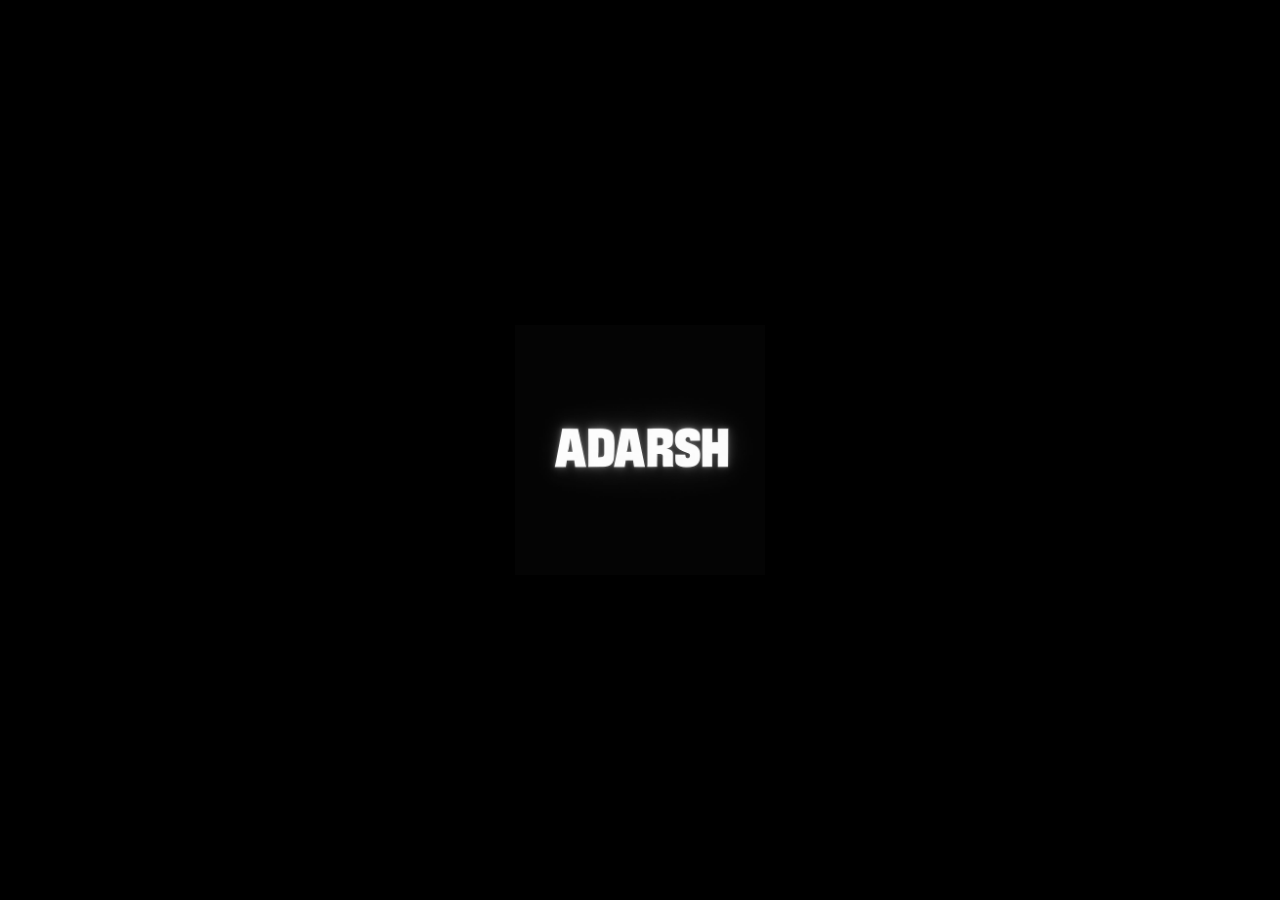
<file: index.html>
<!DOCTYPE html>
<html lang="en">
<head>
  <meta charset="UTF-8">
  <title>COC Splash Logo</title>
  <link rel="stylesheet" href="portfolio.css">
</head>
<body>
  <!-- Splash screen with logo -->
  <div class="splash">
    <img src="login logo.jpg" alt="Supercell Logo">
  </div>


   <div class="icon-overlay">

      <button class="armycamp-btn" id="myBtn_camp"><img src="Army_Camp1.webp" alt="Army Camp"> <span class="tooltip">My Projects</span></button>
      <button class="castle-btn" id="myBtn_castle"><img src="castle.webp" alt="Castle"> <span class="tooltip">My Experiences</span></button>
     <!-- hey -->
      <button class="tesla-btn" id="myBtn_tesla"><img src="tesla.webp" alt="Tesla"> <span class="tooltip">Contact Me</span></button>
      <button class="townhall-btn" id="myBtn"><img src="townhall.webp" alt="Town Hall"> <span class="tooltip">Introduction</span></button>
      <button class="laboratory-btn" id="myBtn_lab"><img src="lab.webp" alt="Laboratory"> <span class="tooltip">Non-Tech Interests</span></button>
    </div>

    <div class="speech-overlay" id="speechOverlay">
      <div class="speech-content">
        <img src="intro-girl1-removebg-preview.png" alt="Girl" class="speech-girl">
        <div class="speech-bubble-main">
          Oh! You made it, to my chief! Welcome to the village scrolls of Adarsh Tyagi — where battles were fought, skills were built, and every project tells a tale!(press anywhere to continue)
        </div>
      </div>
    </div>

    <div class="icon-popup-overlay" id="iconPopupOverlay">
      <div class="icon-popup-content" id="iconPopupContent">
        <!-- Info will be inserted here -->
      </div>
    </div>
    <div class="footer">
  <p>&copy; 2025 Adarsh Tyagi. All rights reserved.</p>
  <p>made with ❤️ by teenut</p>
</div>


  <script src="portfolio.js"></script>
</body>
</html>
</file>
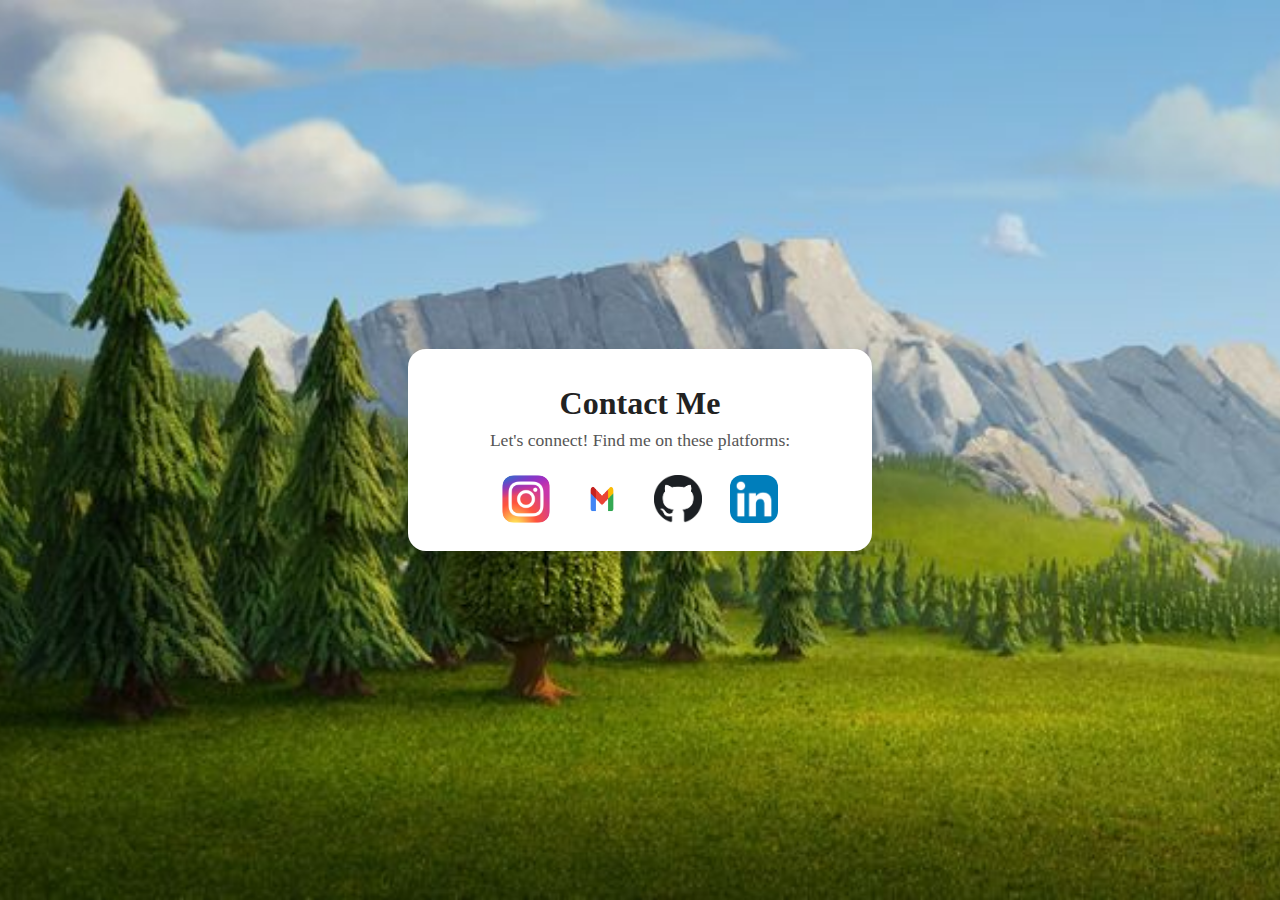
<file: contact.html>
<!DOCTYPE html>
<html lang="en">
<head>
    <meta charset="UTF-8">
    <meta name="viewport" content="width=device-width, initial-scale=1.0">
    <link rel="stylesheet" href="contact.css">
    <title>Contact Me</title>
</head>
<body>
    <div class="contact-block">
        <div class="contact-header">
            <h1>Contact Me</h1>
            <p>Let's connect! Find me on these platforms:</p>
        </div>
        <div class="contact-icons">
            <a href="https://www.instagram.com/typeit_darsh/" class="contact-btn" id="insta-link" target="_blank">
                <img src="Instagram_logo_2016.svg.webp" alt="Instagram" class="contact-icon">
            </a>
            <a href="mailto:tyagiadarsh221@gmail.com" class="contact-btn" id="gmail-link" target="_blank">
                <img src="gmail logo.png" alt="Gmail" class="contact-icon">
            </a>
            <a href="https://github.com/codeit-darsh" class="contact-btn" id="github-link" target="_blank">
                <img src="github logo.png" alt="GitHub" class="contact-icon">
            </a>
            <a href="" class="contact-btn" id="linkedin-link" target="_blank">
                <img src="linked in.png" alt="LinkedIn" class="contact-icon">
            </a>
        </div>
    </div>
</body>
</html>
</file>
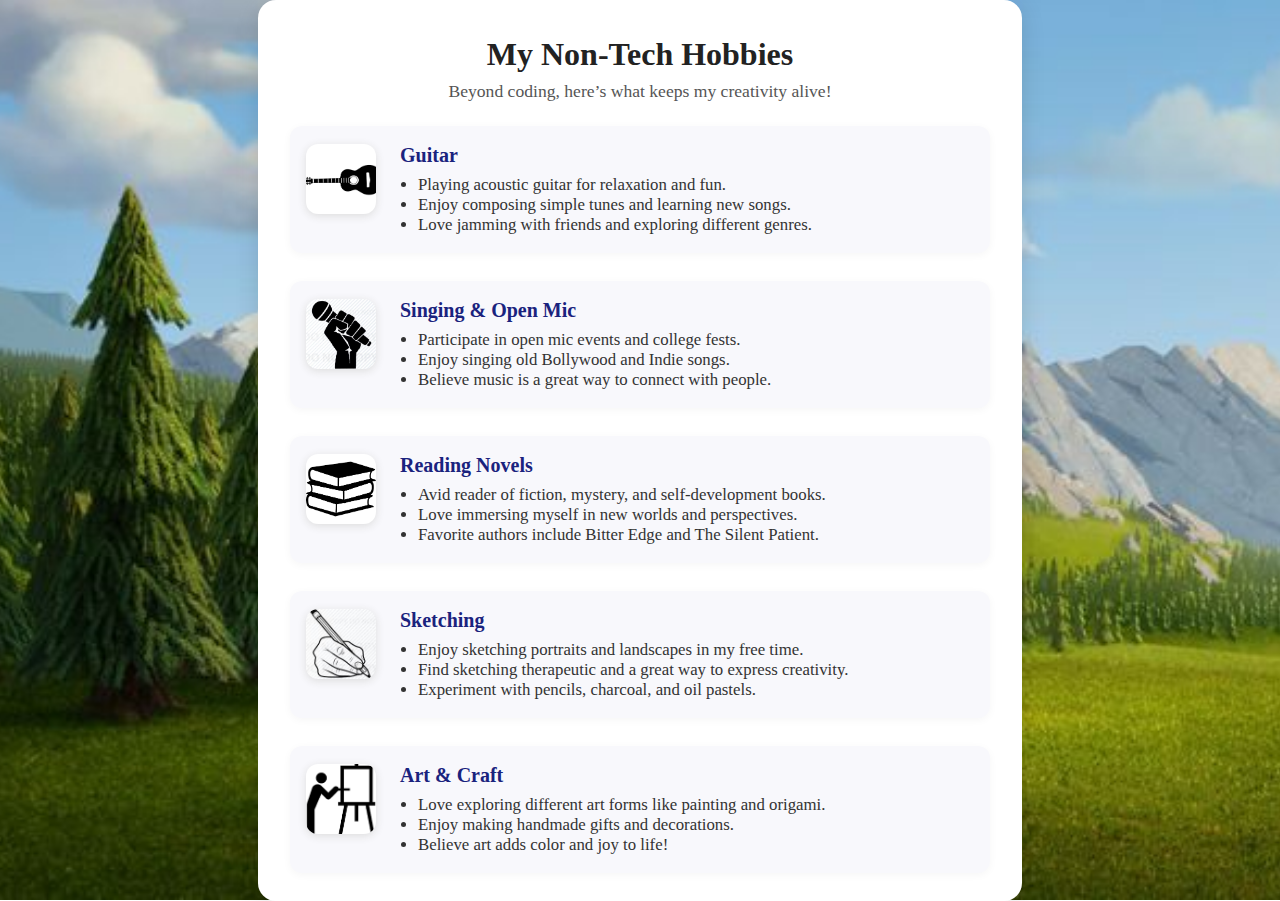
<file: interest.html>
<!DOCTYPE html>
<html lang="en">
<head>
    <meta charset="UTF-8">
    <meta name="viewport" content="width=device-width, initial-scale=1.0">
    <link rel="stylesheet" href="interest.css">
    <title>My Interests</title>
</head>
<body>
    <div class="interest-block">
        <div class="interest-header">
            <h1>My Non-Tech Hobbies</h1>
            <p>Beyond coding, here’s what keeps my creativity alive!</p>
        </div>
        <div class="interest-list">
            <div class="interest-item">
                <img src="guitar.png" alt="Guitar" class="interest-icon">
                <div class="interest-info">
                    <h2>Guitar</h2>
                    <ul>
                        <li>Playing acoustic  guitar for relaxation and fun.</li>
                        <li>Enjoy composing simple tunes and learning new songs.</li>
                        <li>Love jamming with friends and exploring different genres.</li>
                    </ul>
                </div>
            </div>
            <div class="interest-item">
                <img src="mic.avif" alt="Mic" class="interest-icon">
                <div class="interest-info">
                    <h2>Singing & Open Mic</h2>
                    <ul>
                        <li>Participate in open mic events and college fests.</li>
                        <li>Enjoy singing old Bollywood and Indie songs.</li>
                        <li>Believe music is a great way to connect with people.</li>
                    </ul>
                </div>
            </div>
            <div class="interest-item">
                <img src="novels.png" alt="Novels" class="interest-icon">
                <div class="interest-info">
                    <h2>Reading Novels</h2>
                    <ul>
                        <li>Avid reader of fiction, mystery, and self-development books.</li>
                        <li>Love immersing myself in new worlds and perspectives.</li>
                        <li>Favorite authors include Bitter Edge and The Silent Patient.</li>
                    </ul>
                </div>
            </div>
            <div class="interest-item">
                <img src="sketching.jpg" alt="Sketches" class="interest-icon">
                <div class="interest-info">
                    <h2>Sketching</h2>
                    <ul>
                        <li>Enjoy sketching portraits and landscapes in my free time.</li>
                        <li>Find sketching therapeutic and a great way to express creativity.</li>
                        <li>Experiment with pencils, charcoal, and oil pastels.</li>
                    </ul>
                </div>
            </div>
            <div class="interest-item">
                <img src="art and craft.png" alt="Art" class="interest-icon">
                <div class="interest-info">
                    <h2>Art & Craft</h2>
                    <ul>
                        <li>Love exploring different art forms like painting and origami.</li>
                        <li>Enjoy making handmade gifts and decorations.</li>
                        <li>Believe art adds color and joy to life!</li>
                    </ul>
                </div>
            </div>
        </div>
    </div>
</body>
</html>
</file>
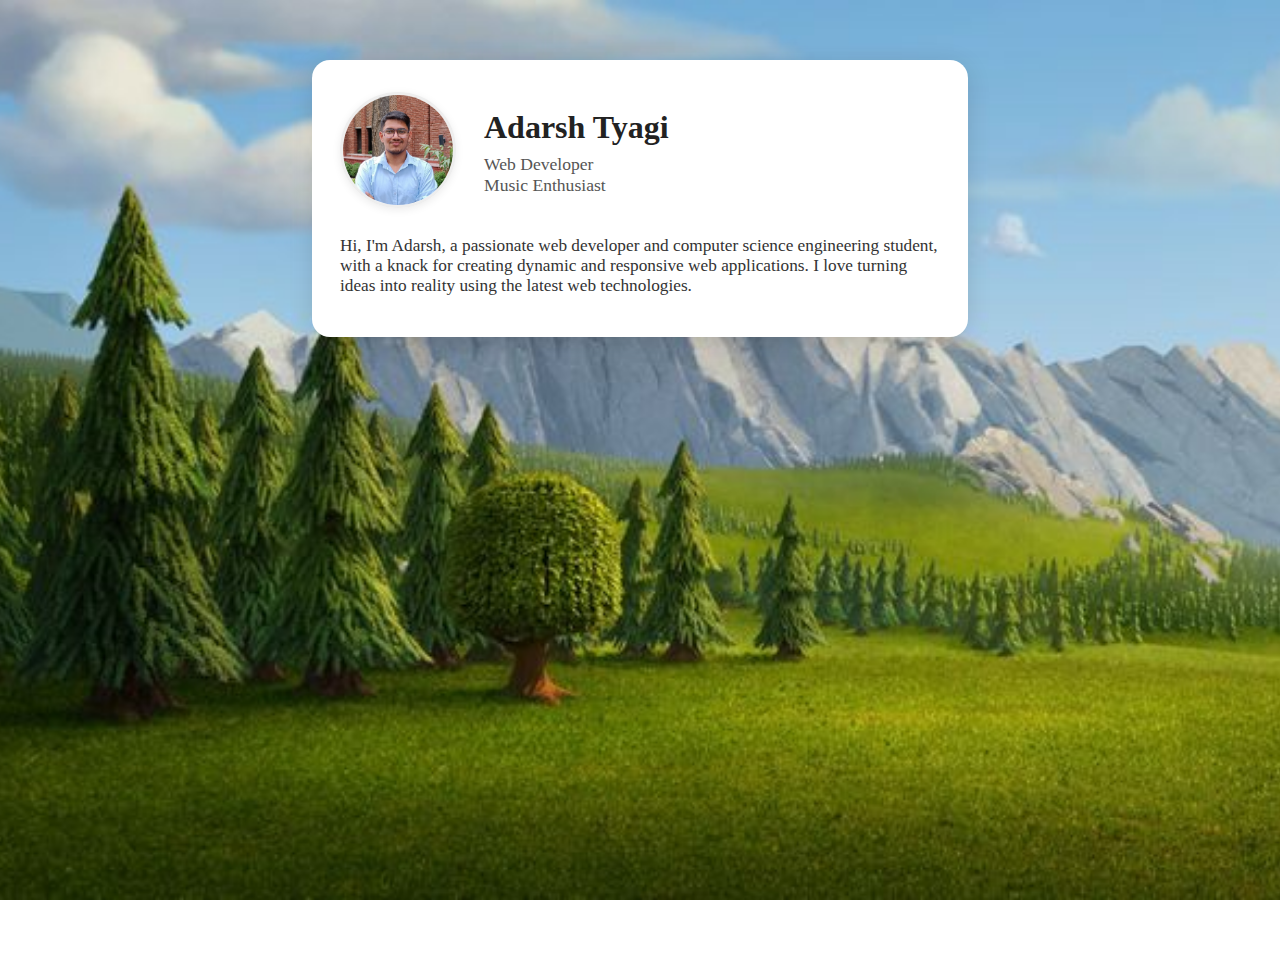
<file: introduction.html>
<!DOCTYPE html>
<html lang="en">
<head>
    <meta charset="UTF-8">
    <meta name="viewport" content="width=device-width, initial-scale=1.0">
    <title>Document</title>
    <link rel="stylesheet" href="introduction.css">
</head>
<body>
    <div class="intro">
      <div class="intro-info">
        <div class="DP">
          <img src="dp.jpg" alt="Profile Picture" class="DP_pic">
        </div>
        <div class="short_info">
          <h1>Adarsh Tyagi</h1>
          <p>Web Developer</p>
          <p>Music Enthusiast</p>
        </div>
      </div>
      <div class="description">
        <p>Hi, I'm Adarsh, a passionate web developer and computer science engineering student,
             with a knack for
          creating dynamic and responsive web applications. I love 
          turning ideas into reality using the latest web technologies.</p>
      </div>
    </div>
    <script>
document.addEventListener('click', function() {
  window.location.href = "my portfolio.html?nosplash=1";
});
</script>
</body>
</html>
</file>
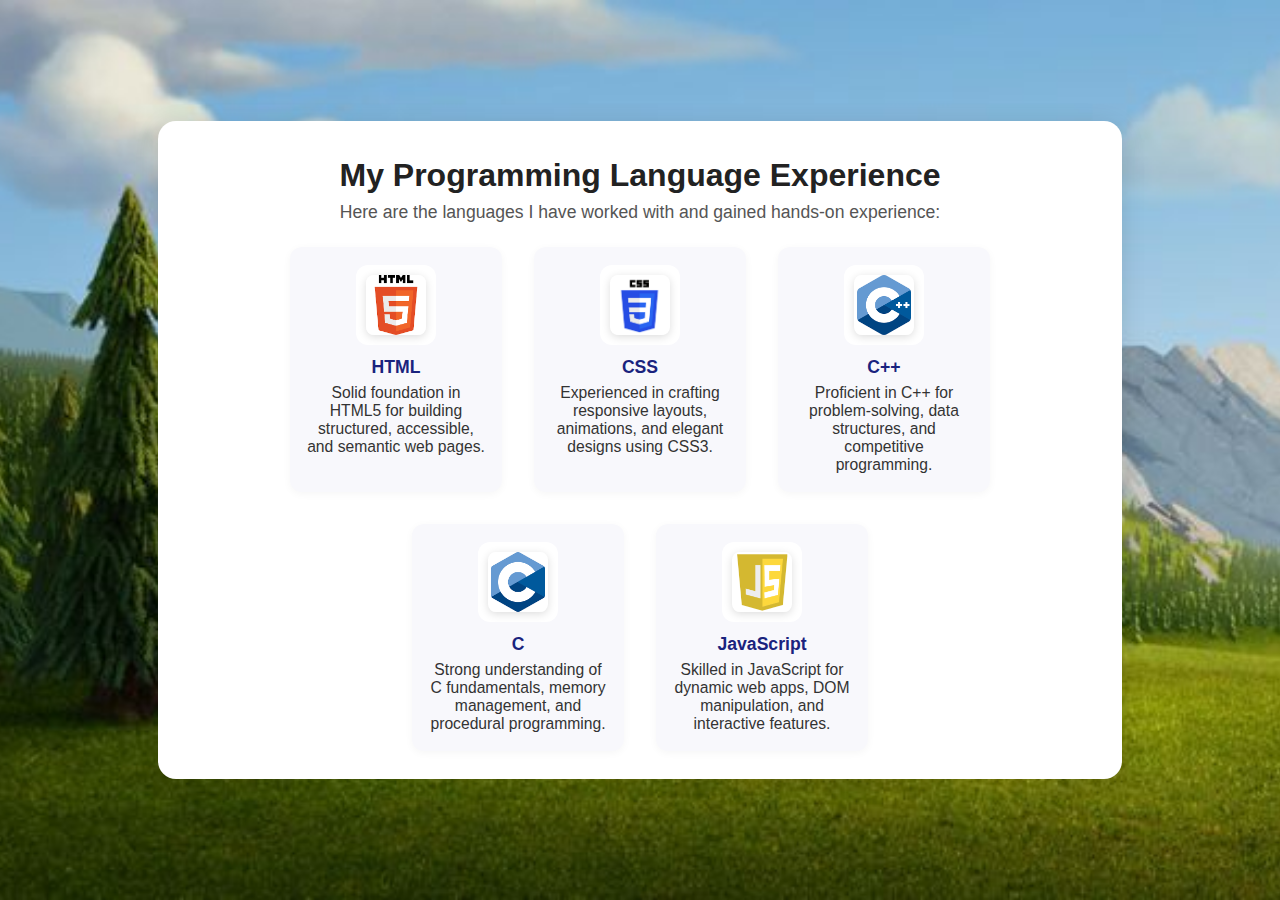
<file: may experiences.html>
<!DOCTYPE html>
<html lang="en">
<head>
    <meta charset="UTF-8">
    <meta name="viewport" content="width=device-width, initial-scale=1.0">
    <link rel="stylesheet" href="experiences.css">
    <title>My Experiences</title>
</head>
<body>
    <div class="experience-block">
        <div class="experience-header">
            <h1>My Programming Language Experience</h1>
            <p>Here are the languages I have worked with and gained hands-on experience:</p>
        </div>
        <div class="languages-list">
            <div class="language-card">
                <div class="icon-flip">
                    <div class="icon-flip-inner">
                        <div class="icon-flip-front">
                            <img src="html.png" alt="HTML" class="lang-icon">
                        </div>
                        <div class="icon-flip-back">
                            <span>HTML</span>
                        </div>
                    </div>
                </div>
                <div class="lang-info">
                    <h2>HTML</h2>
                    <p>Solid foundation in HTML5 for building structured, accessible, and semantic web pages.</p>
                </div>
            </div>
            <div class="language-card">
                <div class="icon-flip">
                    <div class="icon-flip-inner">
                        <div class="icon-flip-front">
                            <img src="css.png" alt="CSS" class="lang-icon">
                        </div>
                        <div class="icon-flip-back">
                            <span>CSS</span>
                        </div>
                    </div>
                </div>
                <div class="lang-info">
                    <h2>CSS</h2>
                    <p>Experienced in crafting responsive layouts, animations, and elegant designs using CSS3.</p>
                </div>
            </div>
            <div class="language-card">
                <div class="icon-flip">
                    <div class="icon-flip-inner">
                        <div class="icon-flip-front">
                            <img src="c++.png" alt="C++" class="lang-icon">
                        </div>
                        <div class="icon-flip-back">
                            <span>C++</span>
                        </div>
                    </div>
                </div>
                <div class="lang-info">
                    <h2>C++</h2>
                    <p>Proficient in C++ for problem-solving, data structures, and competitive programming.</p>
                </div>
            </div>
            <div class="language-card">
                <div class="icon-flip">
                    <div class="icon-flip-inner">
                        <div class="icon-flip-front">
                            <img src="c.png" alt="C" class="lang-icon">
                        </div>
                        <div class="icon-flip-back">
                            <span>C</span>
                        </div>
                    </div>
                </div>
                <div class="lang-info">
                    <h2>C</h2>
                    <p>Strong understanding of C fundamentals, memory management, and procedural programming.</p>
                </div>
            </div>
            <div class="language-card">
                <div class="icon-flip">
                    <div class="icon-flip-inner">
                        <div class="icon-flip-front">
                            <img src="javascript.png" alt="JavaScript" class="lang-icon">
                        </div>
                        <div class="icon-flip-back">
                            <span>JavaScript</span>
                        </div>
                    </div>
                </div>
                <div class="lang-info">
                    <h2>JavaScript</h2>
                    <p>Skilled in JavaScript for dynamic web apps, DOM manipulation, and interactive features.</p>
                </div>
            </div>
        </div>
    </div>
</body>
</html>
</file>
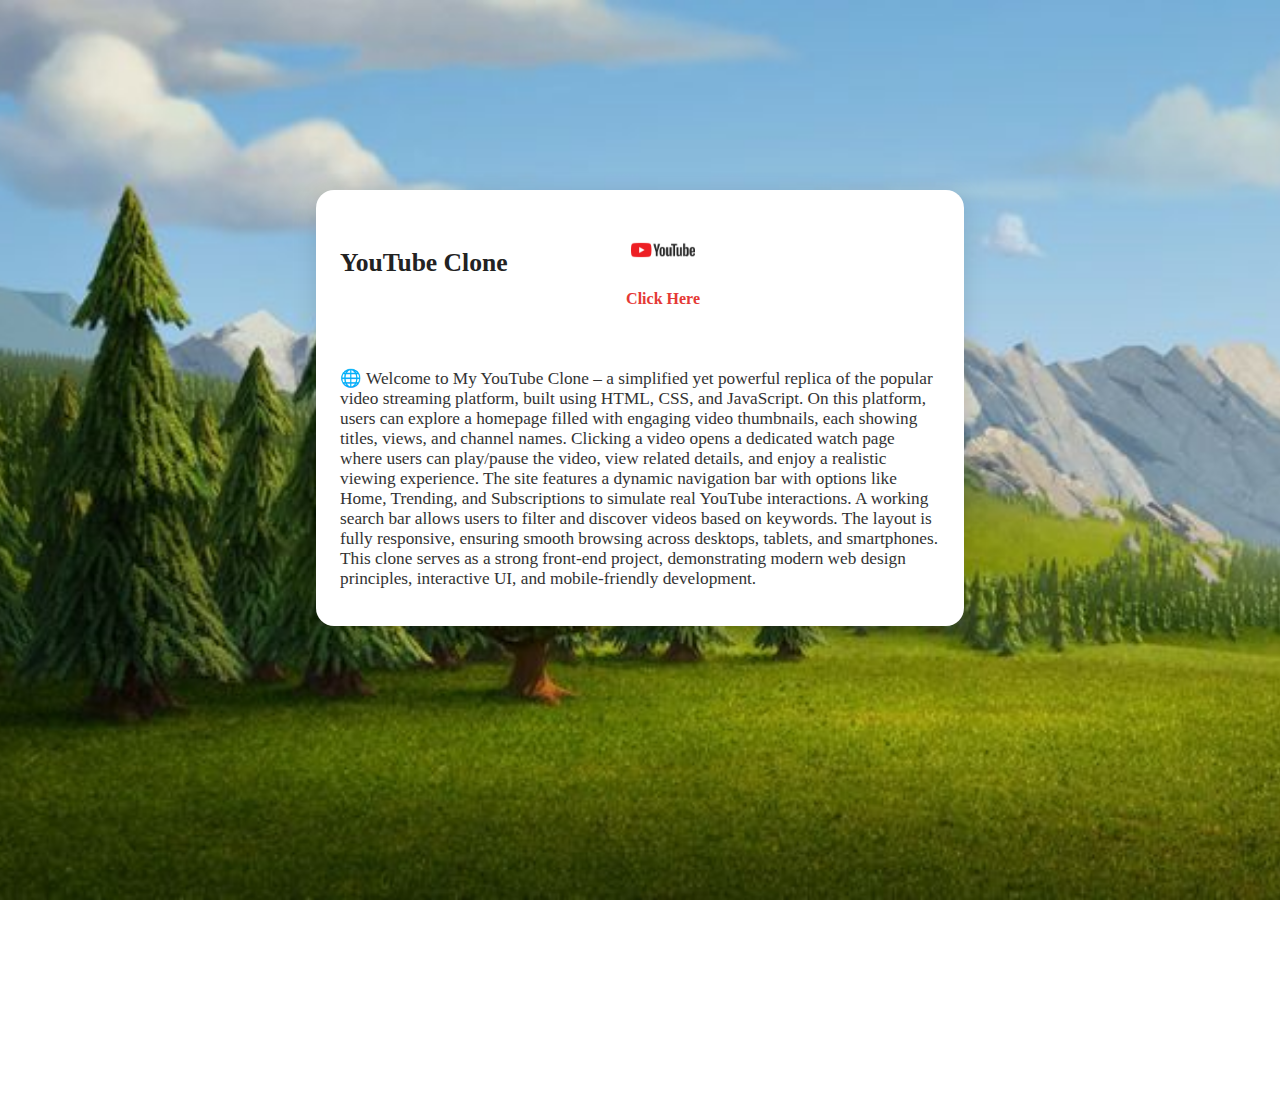
<file: projects.html>
<!DOCTYPE html>
<html lang="en">
<head>
    <meta charset="UTF-8">
    <meta name="viewport" content="width=device-width, initial-scale=1.0">
    <link rel="stylesheet" href="projects.css">
    <title>Document</title>
</head>
<body>
    <div class="project-block">
        <div class="project-header">
            <h2>YouTube Clone</h2>
            <a href="https://adarshytclone.vercel.app/" target="_blank" class="yt-btn">
                <img src="youtube-icon-lg.png" alt="YouTube" class="yt-icon">
                <span class="yt-link-text">Click Here</span>
            </a>
        </div>
        <div class="project-description">
            <p>🌐 Welcome to My YouTube Clone – a simplified yet powerful replica of the popular video streaming platform, built using HTML, CSS, and JavaScript. On this platform, users can explore a homepage filled with engaging video thumbnails, each showing titles, views, and channel names. Clicking a video opens a dedicated watch page where users can play/pause the video, view related details, and enjoy a realistic viewing experience. The site features a dynamic navigation bar with options like Home, Trending, and Subscriptions to simulate real YouTube interactions. A working search bar allows users to filter and discover videos based on keywords. The layout is fully responsive, ensuring smooth browsing across desktops, tablets, and smartphones. This clone serves as a strong front-end project, demonstrating modern web design principles, interactive UI, and mobile-friendly development.

</p>
        </div>
    </div>
</body>
</html>
</file>
<file: portfolio.css>
* {
      margin: 0;
      padding: 0;
      box-sizing: border-box;
    }

    html, body {
      height: 100%;
      overflow: hidden;
      font-family: sans-serif;
    }

    body {
      background-image: url('img_1875.webp');
      background-size: cover;
      background-position: center;
      background-repeat: no-repeat;
      min-height: 100vh;
      margin: 0;
      font-family: sans-serif;
    }

    /* Splash screen styles */
    .splash {
      position: fixed;
      top: 0;
      left: 0;
      height: 100%;
      width: 100%;
      background-color: #000;
      display: flex;
      align-items: center;
      justify-content: center;
      z-index: 9999;
      animation: fadeOut 1s ease-in-out 2s forwards; /* Delay + fade */
    }

    .splash img {
      width: 250px;
      height: auto;
    }

    @keyframes fadeOut {
      to {
        opacity: 0;
        visibility: hidden;
      }
    }

    

    .armycamp-btn:hover,
    .barracks-btn:hover,
    .tesla-btn:hover,
    .townhall-btn:hover,
    .castle-btn:hover,
    .laboratory-btn:hover {
      transform: scale(1.1);
      transition: transform 0.3s ease;
    }
    
    .armycamp-btn:active,
    .laboratory-btn:active,
    .barracks-btn:active,
    .castle-btn:active,
    .tesla-btn:active,
    .townhall-btn:active {
     transform: scale(0.9);
     transition: transform 0.15s ease-in-out;
    }

    .icon-overlay {
      position: relative;
      width: 100vw;
      height: 100vh;
    }

    .icon-overlay button {
      position: absolute;
      background: none;
      border: none;
      cursor: pointer;
      padding: 0;
    }

    .castle-btn {
      left: 22%;
      top: 53%;
    }
    .tesla-btn {
      left: 45%;
      top: 72%;
    }
    .armycamp-btn {
      left: 69%;
      top: 55%;
    }
    .barracks-btn {
      left: 40%;
      top: 53%;
    }
    .townhall-btn {
      left: 45%;
      top: 37%;
    }

    .laboratory-btn {
      top:15%;
      left:55%;
    }
    

    .icon-overlay img {
      width: 60px;
      height: auto;
      transition: transform 0.3s;
    }

    .icon-overlay button:hover img {
      transform: scale(1.1);
    }

    /* Responsive adjustments */
    @media (max-width: 600px) {
      .icon-overlay img {
        width: 40px;
      }
    }

    .side-popup {
      position: fixed;
      top: 20%;
      left: 0;
      width: 220px;
      background: rgba(0,0,0,0.7);
      padding: 10px;
      border-radius: 0 10px 10px 0;
      box-shadow: 2px 2px 10px #000;
      z-index: 10000;
      display: none; /* Hidden by default */
      background: none;
      border: none;    }
    .side-popup img {
      width: 100%;
      height: auto;
      display: block;
      background: none;
      border: none;
      
    }
   

    .speech-overlay {
      position: fixed;
      top: 0; left: 0;
      width: 100vw; height: 100vh;
      background: rgba(0,0,0,0.3);
      z-index: 20000;
      display: none; /* Hide by default */
    }

    .speech-content {
      display: flex;
      align-items: flex-end;
    }

    .speech-girl {
      width: 300px;
      height: auto;
    }

    .speech-bubble-main {
      background: #fff;
      color: #222;
      padding: 16px 22px;
      border-radius: 18px;
      font-size: 1.1rem;
      box-shadow: 2px 2px 12px #222;
      position: relative;
      min-width: 180px;
      max-width: 60vw;
      word-break: break-word;
      margin-bottom: 50vh;
      
    }

    .speech-bubble-main::after {
      content: '';
      position: absolute;
      left: -18px;
      bottom: 18px;
      border-width: 12px;
      border-style: solid;
      border-color: transparent #fff transparent transparent;
    }
  
    /* Responsive for small screens */
    @media (max-width: 600px) {
      .speech-content {
        flex-direction: column;
        align-items: flex-start;

      }
      .speech-girl {
        width: 70px;
        margin-right: 0;
        margin-bottom: 10px;
        background-color: #9f4141;
        border: none;
        top:90%;
        left:5%;
        size-adjust: 100%;
      }
      .speech-bubble-main {
        font-size: 0.95rem;
        padding: 10px 12px;
        min-width: 120px;
        max-width: 80vw;
        

      }
      .speech-bubble-main::after {
        left: 10px;
        bottom: -18px;
        border-width: 10px;
        border-color: #fff transparent transparent transparent;
        transform: rotate(90deg);
      }
    }

    .tooltip {
      position: absolute;
      left: 50%;
      bottom: 110%; /* Places the bubble above the image */
      transform: translateX(-50%);
      background: #fff;
      color: #222;
      padding: 8px 14px;
      border-radius: 15px;
      font-size: 1rem;
      white-space: nowrap;
      z-index: 1000;
      opacity: 1;
      pointer-events: none;
      box-shadow: 1px 1px 8px #222;
      transition: opacity 0.2s;
    }

    /* Show the bubble on hover/focus */
    .icon-overlay button:hover .tooltip,
    .icon-overlay button:focus .tooltip {
      opacity: 1;
    }

    /* Add a little arrow to the bubble */
    .tooltip::after {
      content: '';
      position: absolute;
      top: 100%;
      left: 50%;
      transform: translateX(-50%);
      border-width: 8px;
      border-style: solid;
      border-color: #fff transparent transparent transparent;
    }
    .footer {
  position: relative;
  bottom: 0;
  width: 100%;
  background-color: #1a1a1a;
  color: #ffffff;
  text-align: center;
  padding: 20px 10px;
  font-size: 14px;
  box-shadow: 0 -1px 5px rgba(0, 0, 0, 0.2);
}

body {
  margin: 0;
  min-height: 100vh;
  display: flex;
  flex-direction: column;
}

main {
  flex: 1;
}
</file>
<file: contact.css>
body {
  display: flex;
  justify-content: center;  /* Center horizontally */
  align-items: center;      /* Center vertically */
  min-height: 100vh;
  margin: 0;
  background-image: url('background(introduction).jpg');
  background-size: cover;
  background-position: center;
  background-repeat: no-repeat;
  background-attachment: fixed;
}

/* Remove flex from .contact-block */
.contact-block {
  background: #fff;
  border-radius: 18px;
  box-shadow: 0 4px 24px rgba(0,0,0,0.12);
  padding: 36px 32px 28px 32px;
  max-width: 400px;
  width: 100%;
  text-align: center;
  margin: 0;
}

.contact-header h1 {
  margin: 0 0 8px 0;
  font-size: 2rem;
  color: #222;
}

.contact-header p {
  margin: 0 0 24px 0;
  color: #555;
  font-size: 1.1rem;
}

.contact-icons {
  display: flex;
  justify-content: center;
  gap: 28px;
  margin-top: 10px;
}

.contact-btn {
  background: none;
  border: none;
  padding: 0;
  cursor: pointer;
  outline: none;
  display: flex;
  align-items: center;
  transition: transform 0.2s;
}

.contact-btn:hover .contact-icon {
  transform: scale(1.15);
  box-shadow: 0 2px 8px #888;
}

.contact-icon {
  width: 48px;
  height: 48px;
  border-radius: 12px;
  transition: transform 0.2s, box-shadow 0.2s;
}

/* Responsive */
@media (max-width: 600px) {
  .contact-block {
    padding: 16px 6px;
    max-width: 95vw;
  }
  .contact-icon {
    width: 36px;
    height: 36px;
  }
  .contact-icons {
    gap: 16px;
  }
}
</file>
<file: interest.css>
body {
  display: flex;
  justify-content: center;   /* Center horizontally */
  align-items: center;       /* Center vertically */
  background-image: url('background(introduction).jpg');
  background-size: cover;         /* Cover the whole screen */
  background-position: center;    /* Center the image */
  background-repeat: no-repeat;   /* No tiling */
  background-attachment: fixed;   /* Make background non-scrollable */
  min-height: 100vh;              /* Full viewport height */
  margin: 0;                 /* Remove default margin */
}

.interest-block {
  background: #fff;
  border-radius: 18px;
  box-shadow: 0 4px 24px rgba(0,0,0,0.12);
  padding: 36px 32px 28px 32px;
  max-width: 700px;
  width: 100%;
}

.interest-header h1 {
  margin: 0 0 8px 0;
  font-size: 2rem;
  color: #222;
  text-align: center;
}

.interest-header p {
  margin: 0 0 24px 0;
  color: #555;
  font-size: 1.1rem;
  text-align: center;
}

.interest-list {
  display: flex;
  flex-direction: column;
  gap: 28px;
}

.interest-item {
  display: flex;
  align-items: flex-start;
  gap: 24px;
  background: #f8f8fc;
  border-radius: 12px;
  padding: 18px 16px;
  box-shadow: 0 2px 8px rgba(0,0,0,0.04);
}

.interest-icon {
  width: 70px;
  height: 70px;
  border-radius: 12px;
  object-fit: cover;
  box-shadow: 0 2px 8px #ddd;
  background: #fff;
}

.interest-info h2 {
  margin: 0 0 8px 0;
  font-size: 1.25rem;
  color: #1a237e;
}

.interest-info ul {
  margin: 0;
  padding-left: 18px;
  color: #333;
  font-size: 1.05rem;
}

@media (max-width: 700px) {
  .interest-block {
    padding: 12px 2vw;
    max-width: 98vw;
  }
  .interest-item {
    flex-direction: column;
    align-items: center;
    text-align: center;
    gap: 10px;
  }
  .interest-icon {
    width: 48px;
    height: 48px;
  }
}
</file>
<file: introduction.css>
body {
  background-image: url('background(introduction).jpg');
  background-size: cover;         /* Cover the whole screen */
  background-position: center;    /* Center the image */
  background-repeat: no-repeat;   /* No tiling */
  background-attachment: fixed;   /* Make background non-scrollable */
  min-height: 100vh;              /* Full viewport height */
}
.DP_pic{
    position: relative;
    
}
.intro {
  max-width: 600px;
  margin: 60px auto 0 auto;
  background: #fff;
  border-radius: 18px;
  box-shadow: 0 4px 24px rgba(0,0,0,0.12);
  padding: 32px 28px 24px 28px;
}

.intro-info {
  display: flex;
  align-items: center;
  margin-bottom: 24px;
}

.DP {
  flex-shrink: 0;
}

.DP_pic {
  width: 110px;
  height: 110px;
  border-radius: 50%;
  object-fit: cover;
  border: 3px solid #eee;
  box-shadow: 0 2px 8px rgba(0,0,0,0.08);
}

.short_info {
  margin-left: 28px;
}

.short_info h1 {
  margin: 0 0 8px 0;
  font-size: 2rem;
  color: #222;
}

.short_info p {
  margin: 0;
  font-size: 1.1rem;
  color: #555;
}

.description {
  margin-top: 10px;
  font-size: 1.08rem;
  color: #333;
}

/* Responsive for small screens */
@media (max-width: 600px) {
  .intro {
    padding: 16px 8px;
  }
  .intro-info {
    flex-direction: column;
    align-items: flex-start;
  }
  .short_info {
    margin-left: 0;
    margin-top: 16px;
    text-align: left;
  }
  .DP_pic {
    width: 80px;
    height: 80px;
  }
}
</file>
<file: experiences.css>
body {
  background-image: url('background(introduction).jpg');
  background-size: cover;
  background-position: center;
  background-repeat: no-repeat;
  background-attachment: fixed;
  min-height: 100vh;
  margin: 0;
  font-family: 'Segoe UI', Arial, sans-serif;
  display: flex;
  align-items: center;
  justify-content: center;
}

.experience-block {
  background: #fff;
  border-radius: 18px;
  box-shadow: 0 4px 24px rgba(0,0,0,0.12);
  padding: 36px 32px 28px 32px;
  max-width: 900px;
  width: 100%;
}

.experience-header h1 {
  margin: 0 0 8px 0;
  font-size: 2rem;
  color: #222;
  text-align: center;
}

.experience-header p {
  margin: 0 0 24px 0;
  color: #555;
  font-size: 1.1rem;
  text-align: center;
}

.languages-list {
  display: flex;
  flex-wrap: wrap;
  gap: 32px;
  justify-content: center;
}

.language-card {
  background: #f8f8fc;
  border-radius: 12px;
  box-shadow: 0 2px 8px rgba(0,0,0,0.04);
  padding: 18px 16px;
  width: 180px;
  display: flex;
  flex-direction: column;
  align-items: center;
  transition: box-shadow 0.2s;
}

.language-card:hover {
  box-shadow: 0 4px 16px #bdbdbd;
}

.icon-flip {
  width: 80px;
  height: 80px;
  perspective: 600px;
  margin-bottom: 12px;
}

.icon-flip-inner {
  width: 100%;
  height: 100%;
  transition: transform 0.7s cubic-bezier(.4,2,.6,1);
  transform-style: preserve-3d;
  position: relative;
}

.language-card:hover .icon-flip-inner {
  transform: rotateY(360deg);
}

.icon-flip-front, .icon-flip-back {
  position: absolute;
  width: 100%;
  height: 100%;
  backface-visibility: hidden;
  display: flex;
  align-items: center;
  justify-content: center;
  border-radius: 12px;
}

.icon-flip-front {
  background: #fff;
}

.icon-flip-back {
  background: #222;
  color: #fff;
  transform: rotateY(180deg);
  font-size: 1.1rem;
  font-weight: bold;
}

.lang-icon {
  width: 60px;
  height: 60px;
  object-fit: contain;
  border-radius: 8px;
  box-shadow: 0 2px 8px #ddd;
}

.lang-info h2 {
  margin: 0 0 6px 0;
  font-size: 1.1rem;
  color: #1a237e;
  text-align: center;
}

.lang-info p {
  margin: 0;
  font-size: 0.98rem;
  color: #333;
  text-align: center;
}

/* Responsive */
@media (max-width: 900px) {
  .experience-block {
    padding: 12px 2vw;
    max-width: 98vw;
  }
  .languages-list {
    gap: 18px;
  }
  .language-card {
    width: 140px;
    padding: 12px 6px;
  }
  .icon-flip {
    width: 56px;
    height: 56px;
  }
  .lang-icon {
    width: 40px;
    height: 40px;
  }
}
</file>
<file: projects.css>
body {
  background-image: url('background(introduction).jpg');
  background-size: cover;         /* Cover the whole screen */
  background-position: center;    /* Center the image */
  background-repeat: no-repeat;   /* No tiling */
  background-attachment: fixed;   /* Make background non-scrollable */
  min-height: 100vh;              /* Full viewport height */
}

.project-block {
  max-width: 600px;
  margin: 40px auto;
  background: #fff;
  border-radius: 18px;
  box-shadow: 0 4px 24px rgba(0,0,0,0.12);
  padding: 28px 24px 20px 24px;
  margin-top: 15%;

}



.project-header {
  display: flex;
  align-items: center;
  justify-content: space-between;
}

.project-header h2 {
  margin: 0;
  font-size: 1.6rem;
  color: #222;
}

.yt-btn {
  display: flex;
  flex-direction: column;
  align-items: center;
  background: none;
  border: none;
  padding: 0;
  cursor: pointer;
  outline: none;
  text-decoration: none;
  margin-right: 40%;
}

.yt-icon {
  width: 64px;   /* Increased size */
  height: 64px;
  border-radius: 8px;
  transition: transform 0.2s;
}

.yt-btn:hover .yt-icon {
  transform: scale(1.1);
  box-shadow: 0 2px 8px #e53935;
}

.yt-link-text {
  margin-top: 8px;
  font-size: 1rem;
  color: #e53935;
  font-weight: 600;
}

.project-description {
  margin-top: 16px;
  font-size: 1.08rem;
  color: #333;
  margin-top: 10%;
}

/* Responsive */
@media (max-width: 600px) {
  .project-block {
    padding: 14px 6px;
  }
  .yt-icon {
    width: 32px;
    height: 32px;
  }
}
</file>
